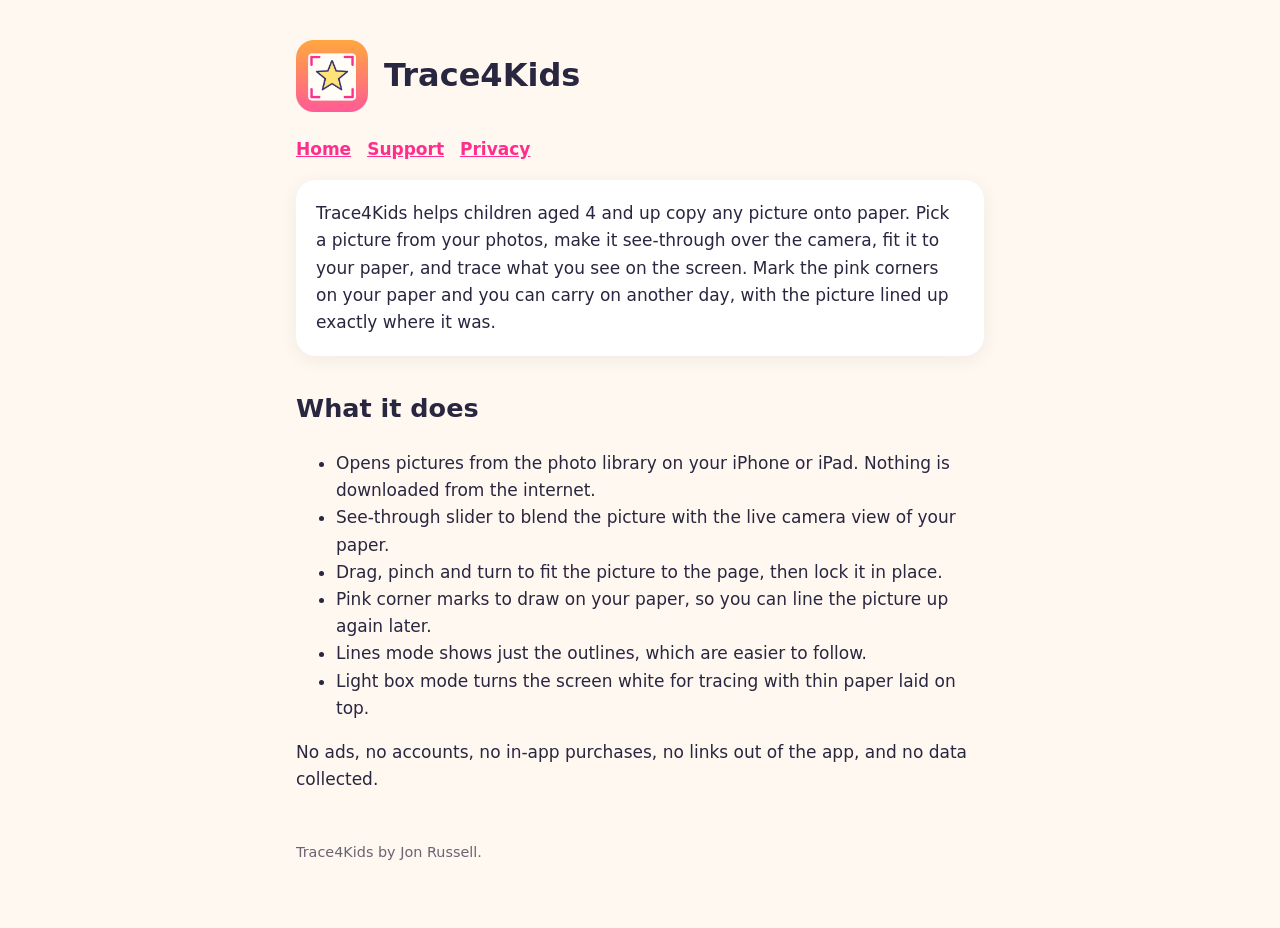
<file: docs/index.html>
<!doctype html>
<html lang="en-GB">
<head>
<meta charset="utf-8">
<meta name="viewport" content="width=device-width, initial-scale=1">
<title>Trace4Kids</title>
<link rel="stylesheet" href="style.css">
</head>
<body>
<main>
<header><img src="icon.png" alt=""><h1>Trace4Kids</h1></header>
<nav><a href="index.html">Home</a><a href="support.html">Support</a><a href="privacy.html">Privacy</a></nav>
<p class="card">Trace4Kids helps children aged 4 and up copy any picture onto paper. Pick a picture from your photos, make it see-through over the camera, fit it to your paper, and trace what you see on the screen. Mark the pink corners on your paper and you can carry on another day, with the picture lined up exactly where it was.</p>
<h2>What it does</h2>
<ul>
<li>Opens pictures from the photo library on your iPhone or iPad. Nothing is downloaded from the internet.</li>
<li>See-through slider to blend the picture with the live camera view of your paper.</li>
<li>Drag, pinch and turn to fit the picture to the page, then lock it in place.</li>
<li>Pink corner marks to draw on your paper, so you can line the picture up again later.</li>
<li>Lines mode shows just the outlines, which are easier to follow.</li>
<li>Light box mode turns the screen white for tracing with thin paper laid on top.</li>
</ul>
<p>No ads, no accounts, no in-app purchases, no links out of the app, and no data collected.</p>
<footer>Trace4Kids by Jon Russell.</footer>
</main>
</body>
</html>
</file>
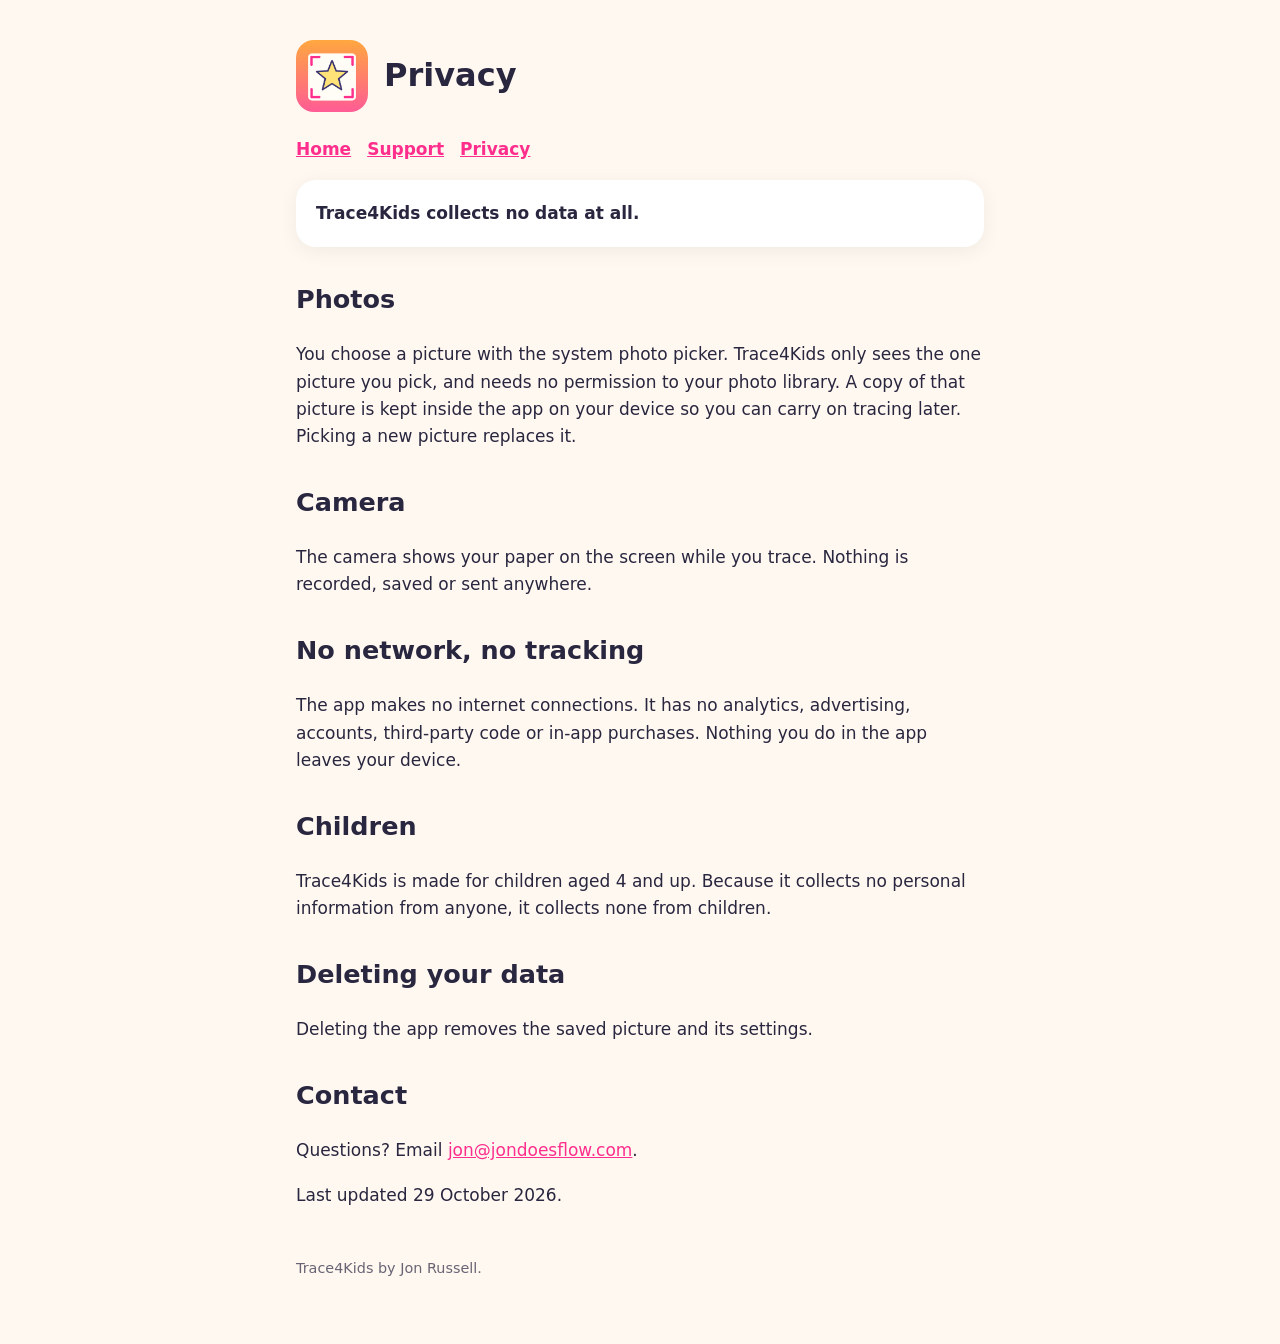
<file: docs/privacy.html>
<!doctype html>
<html lang="en-GB">
<head>
<meta charset="utf-8">
<meta name="viewport" content="width=device-width, initial-scale=1">
<title>Privacy</title>
<link rel="stylesheet" href="style.css">
</head>
<body>
<main>
<header><img src="icon.png" alt=""><h1>Privacy</h1></header>
<nav><a href="index.html">Home</a><a href="support.html">Support</a><a href="privacy.html">Privacy</a></nav>
<p class="card"><strong>Trace4Kids collects no data at all.</strong></p>
<h2>Photos</h2>
<p>You choose a picture with the system photo picker. Trace4Kids only sees the one picture you pick, and needs no permission to your photo library. A copy of that picture is kept inside the app on your device so you can carry on tracing later. Picking a new picture replaces it.</p>
<h2>Camera</h2>
<p>The camera shows your paper on the screen while you trace. Nothing is recorded, saved or sent anywhere.</p>
<h2>No network, no tracking</h2>
<p>The app makes no internet connections. It has no analytics, advertising, accounts, third-party code or in-app purchases. Nothing you do in the app leaves your device.</p>
<h2>Children</h2>
<p>Trace4Kids is made for children aged 4 and up. Because it collects no personal information from anyone, it collects none from children.</p>
<h2>Deleting your data</h2>
<p>Deleting the app removes the saved picture and its settings.</p>
<h2>Contact</h2>
<p>Questions? Email <a href="mailto:jon@jondoesflow.com">jon@jondoesflow.com</a>.</p>
<p>Last updated 29 October 2026.</p>
<footer>Trace4Kids by Jon Russell.</footer>
</main>
</body>
</html>
</file>
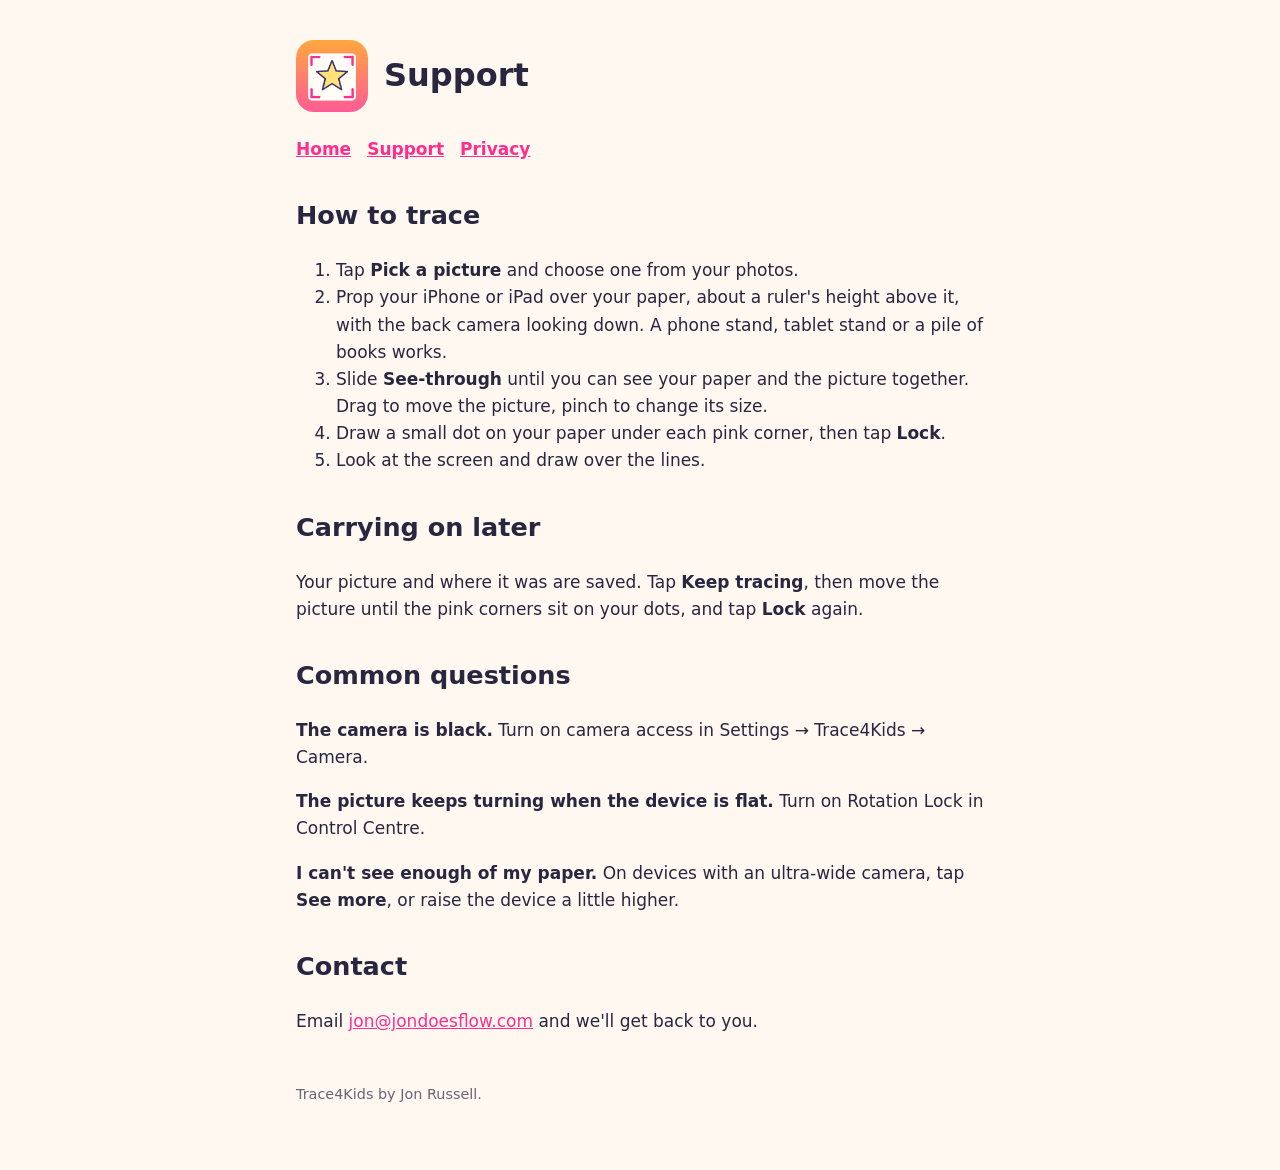
<file: docs/support.html>
<!doctype html>
<html lang="en-GB">
<head>
<meta charset="utf-8">
<meta name="viewport" content="width=device-width, initial-scale=1">
<title>Support</title>
<link rel="stylesheet" href="style.css">
</head>
<body>
<main>
<header><img src="icon.png" alt=""><h1>Support</h1></header>
<nav><a href="index.html">Home</a><a href="support.html">Support</a><a href="privacy.html">Privacy</a></nav>
<h2>How to trace</h2>
<ol>
<li>Tap <strong>Pick a picture</strong> and choose one from your photos.</li>
<li>Prop your iPhone or iPad over your paper, about a ruler's height above it, with the back camera looking down. A phone stand, tablet stand or a pile of books works.</li>
<li>Slide <strong>See-through</strong> until you can see your paper and the picture together. Drag to move the picture, pinch to change its size.</li>
<li>Draw a small dot on your paper under each pink corner, then tap <strong>Lock</strong>.</li>
<li>Look at the screen and draw over the lines.</li>
</ol>
<h2>Carrying on later</h2>
<p>Your picture and where it was are saved. Tap <strong>Keep tracing</strong>, then move the picture until the pink corners sit on your dots, and tap <strong>Lock</strong> again.</p>
<h2>Common questions</h2>
<p><strong>The camera is black.</strong> Turn on camera access in Settings → Trace4Kids → Camera.</p>
<p><strong>The picture keeps turning when the device is flat.</strong> Turn on Rotation Lock in Control Centre.</p>
<p><strong>I can't see enough of my paper.</strong> On devices with an ultra-wide camera, tap <strong>See more</strong>, or raise the device a little higher.</p>
<h2>Contact</h2>
<p>Email <a href="mailto:jon@jondoesflow.com">jon@jondoesflow.com</a> and we'll get back to you.</p>
<footer>Trace4Kids by Jon Russell.</footer>
</main>
</body>
</html>
</file>
<file: docs/style.css>
:root { --ink: #29263f; --accent: #ff7a00; --pink: #ff2e8c; --bg: #fff8f1; }
* { box-sizing: border-box; }
body { margin: 0; font: 17px/1.6 ui-rounded, "SF Pro Rounded", system-ui, -apple-system, "Segoe UI", sans-serif; color: var(--ink); background: var(--bg); }
main { max-width: 720px; margin: 0 auto; padding: 40px 16px 64px; }
header { display: flex; align-items: center; gap: 16px; margin-bottom: 24px; }
header img { width: 72px; height: 72px; border-radius: 18px; }
h1 { margin: 0; font-size: 2rem; }
h2 { margin-top: 2rem; }
a { color: var(--pink); }
nav a { margin-right: 16px; font-weight: 600; }
.card { background: #fff; border-radius: 20px; padding: 20px; box-shadow: 0 4px 20px rgba(0,0,0,.06); }
footer { margin-top: 48px; font-size: .9rem; opacity: .7; }
</file>
